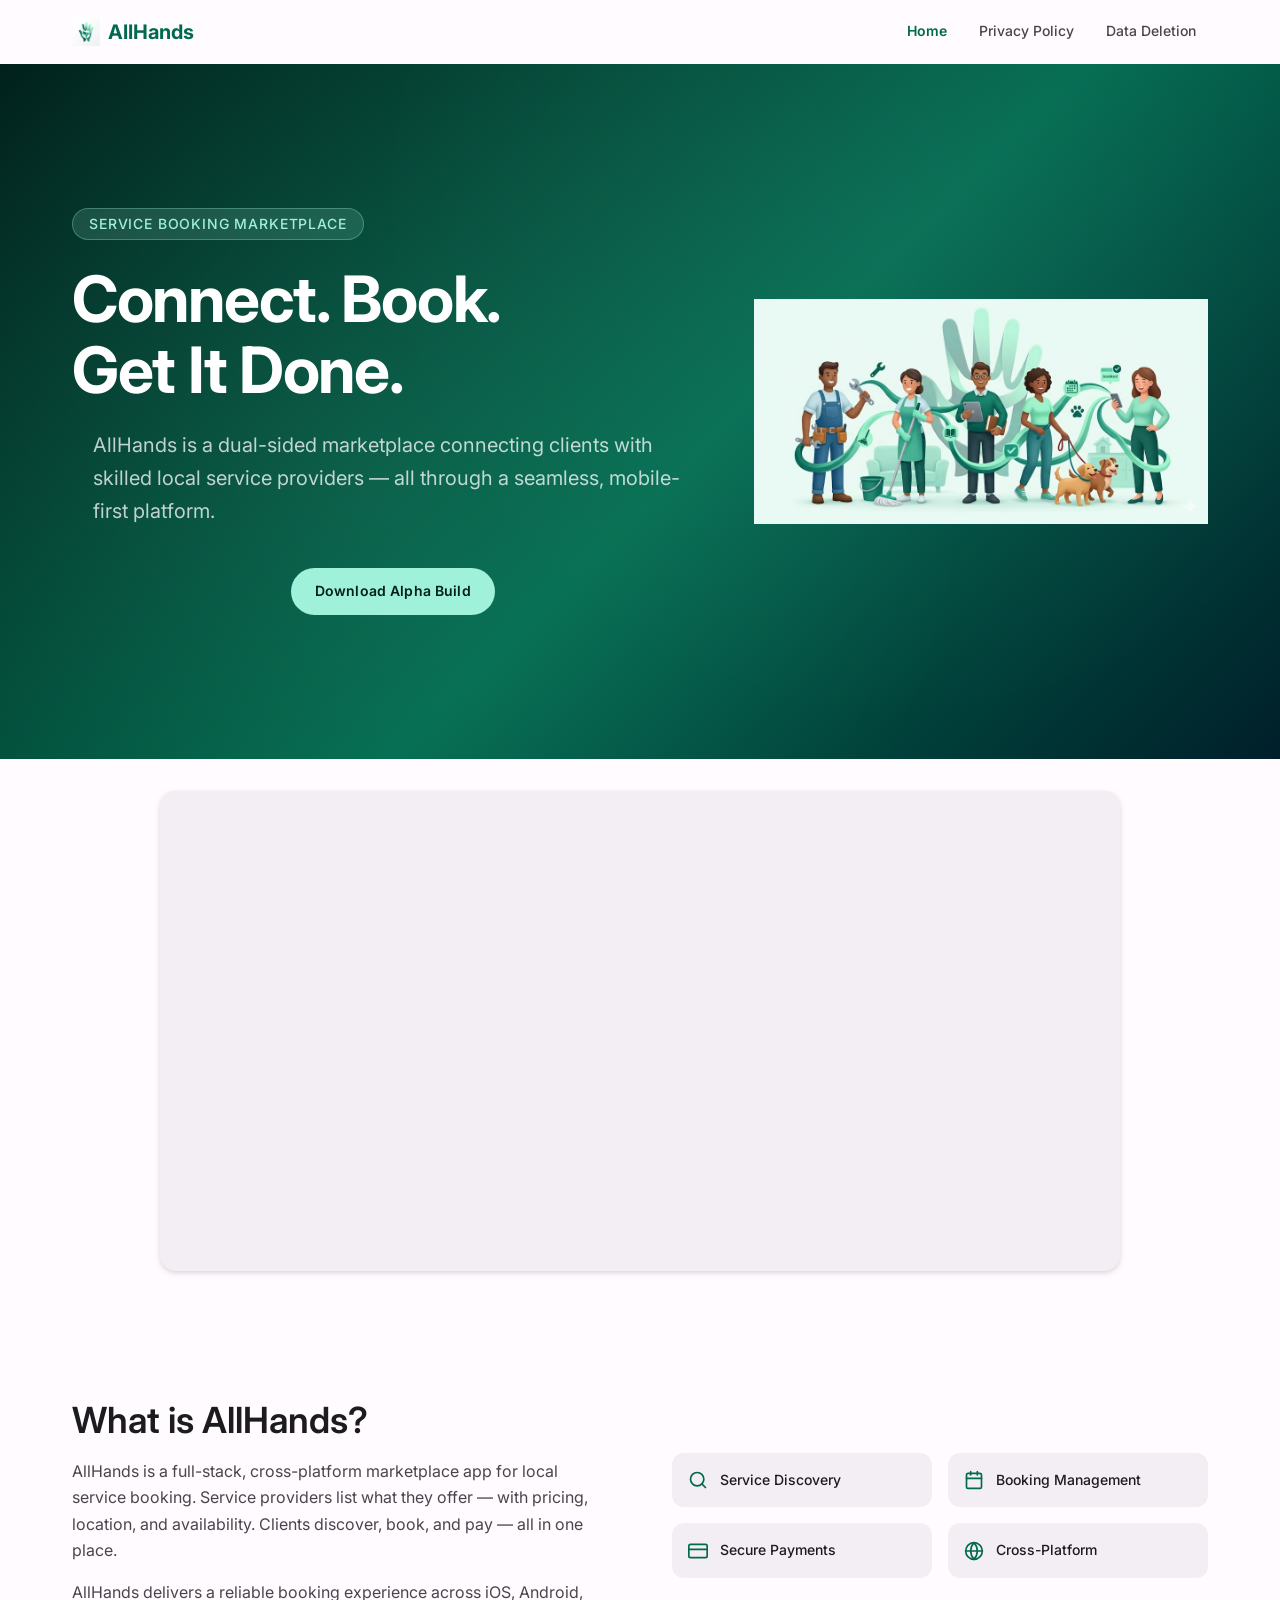
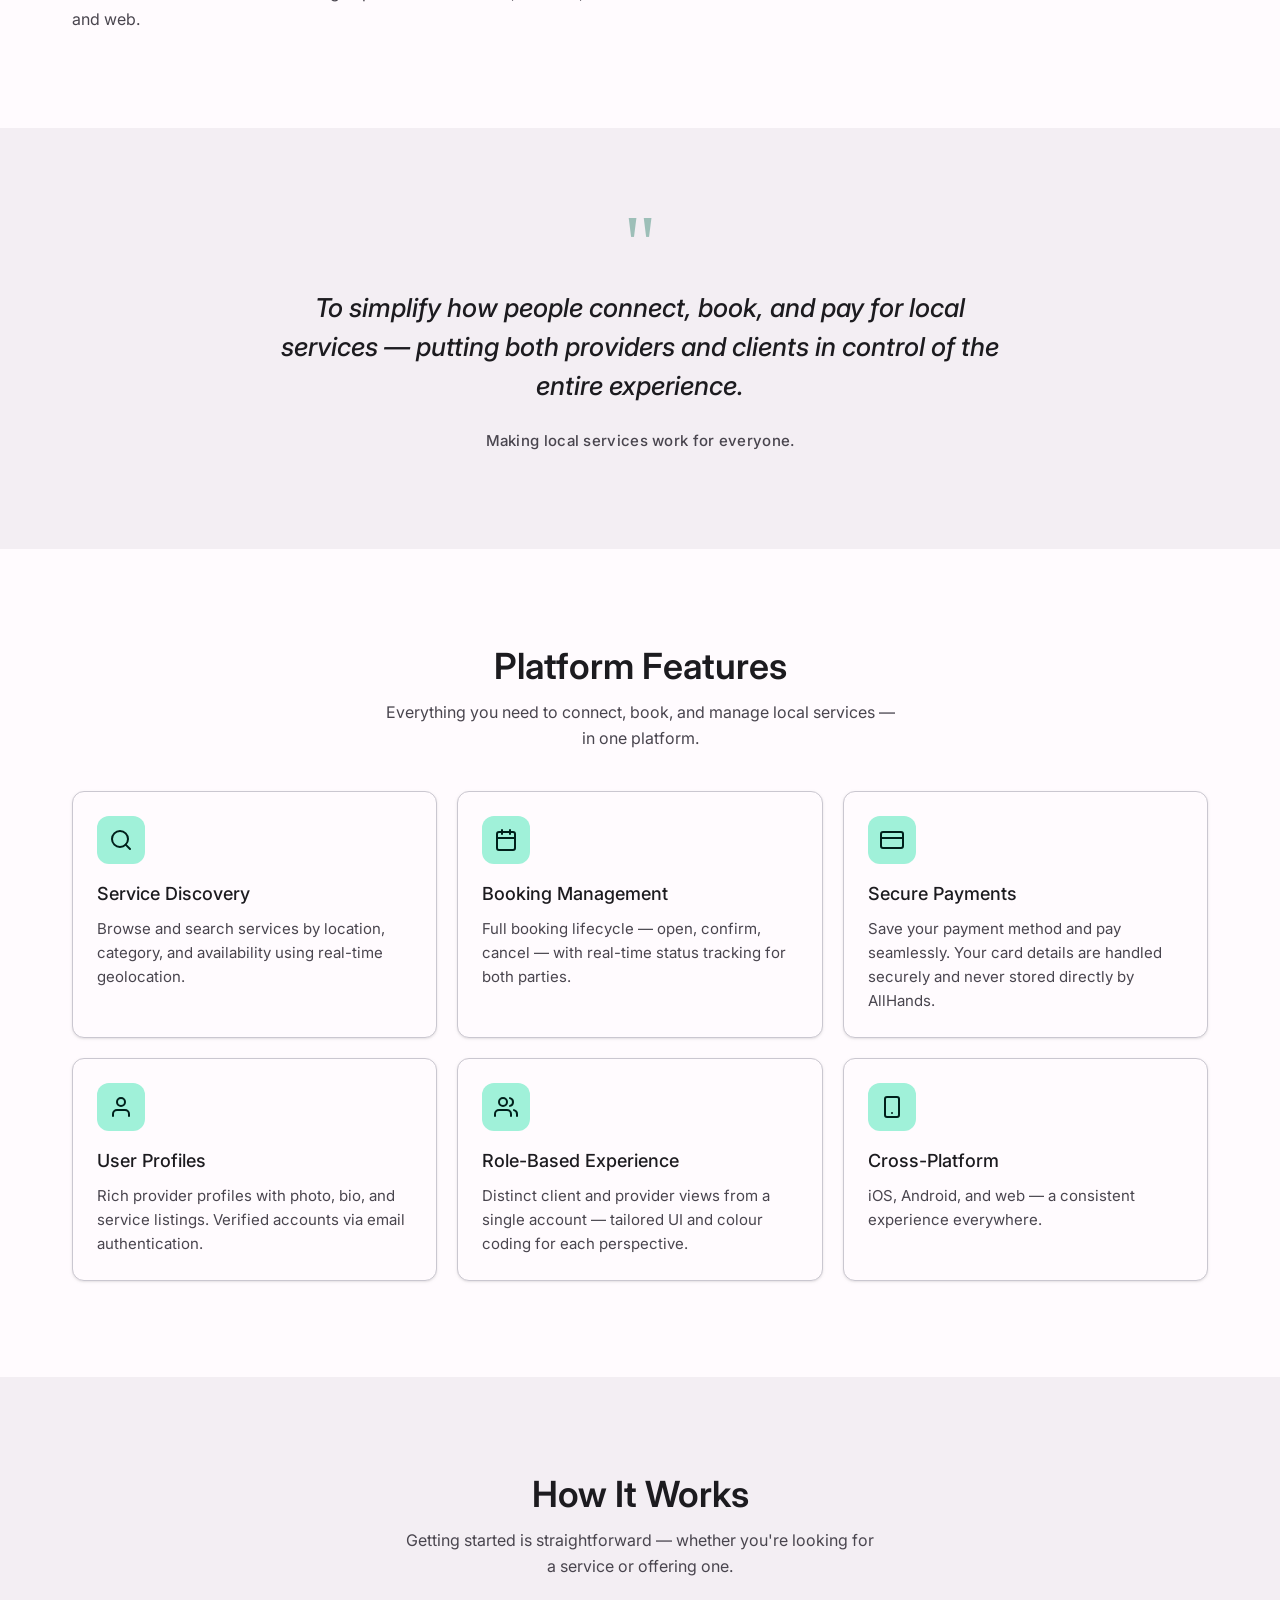
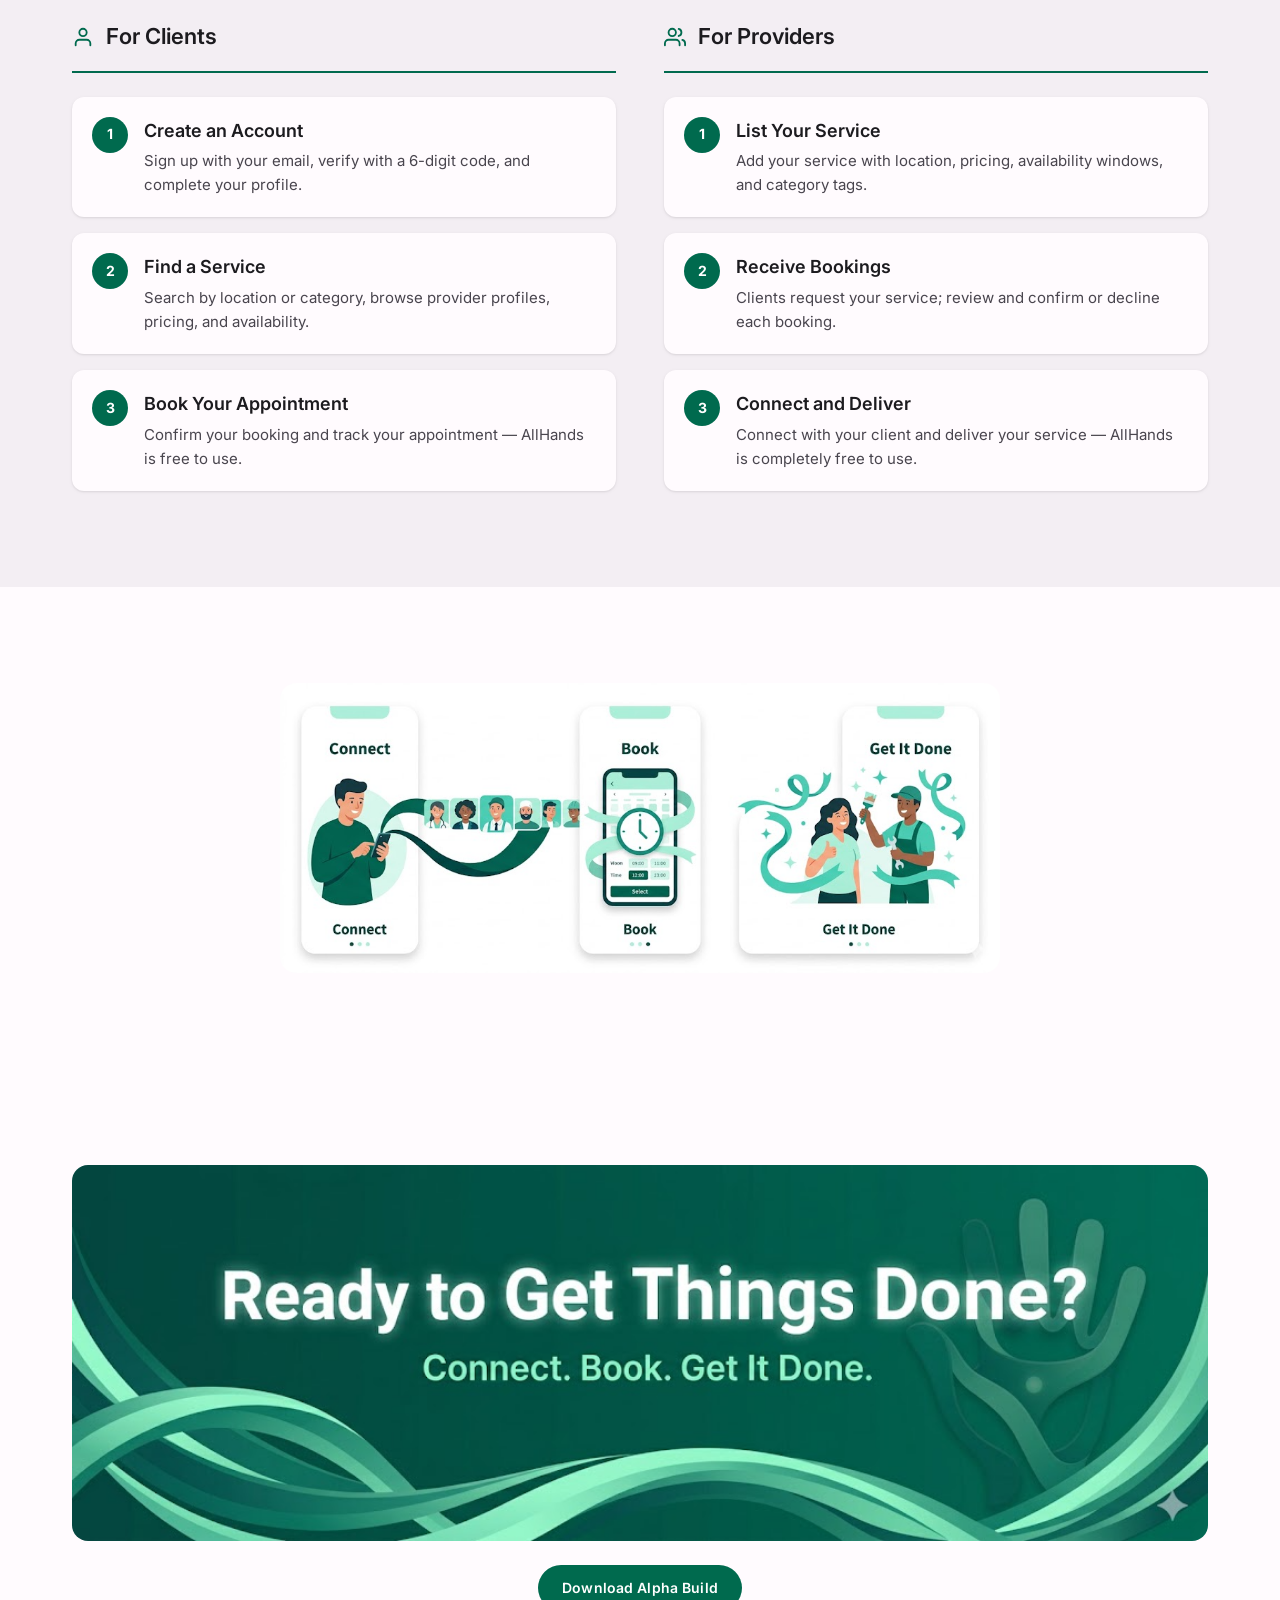
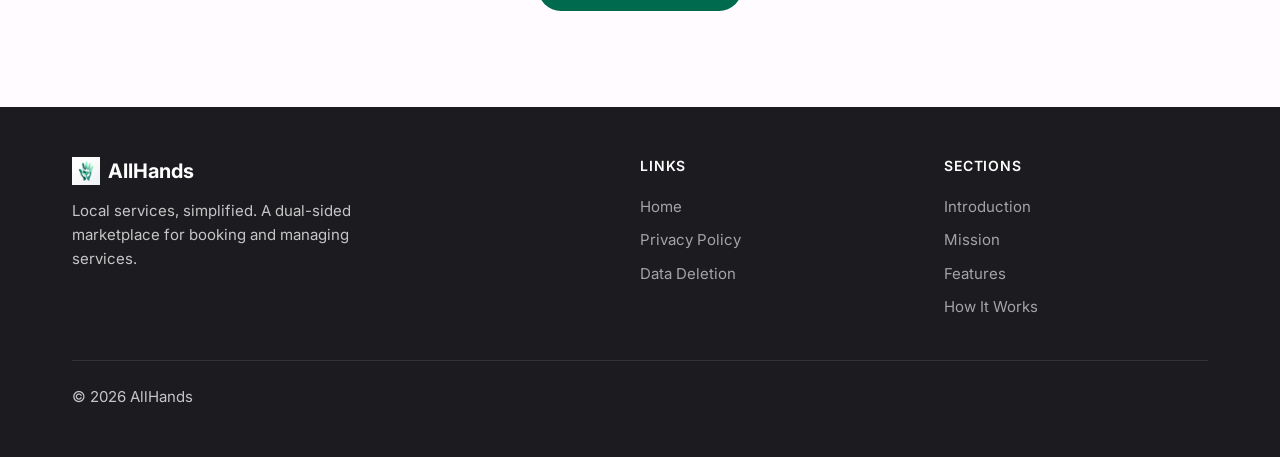
<file: index.html>
<!DOCTYPE html>
<html lang="en">
<head>
  <meta charset="UTF-8">
  <meta name="viewport" content="width=device-width, initial-scale=1.0">
  <title>AllHands — Connect. Book. Get It Done.</title>
  <meta name="description" content="AllHands is a dual-sided service booking marketplace connecting clients with skilled local service providers through a seamless, mobile-first platform.">
  <meta property="og:title" content="AllHands — Service Booking Marketplace">
  <meta property="og:description" content="Connect, book, and pay for local services through a modern mobile app.">
  <meta property="og:type" content="website">
  <link rel="preconnect" href="https://fonts.googleapis.com">
  <link rel="preconnect" href="https://fonts.gstatic.com" crossorigin>
  <link href="https://fonts.googleapis.com/css2?family=Inter:wght@400;500;600;700&display=swap" rel="stylesheet">
  <link rel="icon" href="assets/images/allhands-favicon.png" type="image/png">
  <link rel="stylesheet" href="assets/css/style.css">
</head>
<body>

  <!-- ===== Navigation ===== -->
  <header class="site-header" id="site-header">
    <div class="container nav-inner">

      <a href="index.html" class="nav-brand" aria-label="AllHands home">
        <img src="assets/images/allhands-logomark-v9.png" width="28" height="28" alt="" aria-hidden="true" class="nav-logo-img">
        AllHands
      </a>

      <nav class="nav-links" role="navigation" aria-label="Main navigation">
        <a href="index.html"         class="nav-link active">Home</a>
        <a href="privacy.html"       class="nav-link">Privacy Policy</a>
        <a href="data-deletion.html" class="nav-link">Data Deletion</a>
      </nav>

      <button class="nav-hamburger" aria-label="Open navigation menu" aria-expanded="false" aria-controls="nav-mobile">
        <span></span><span></span><span></span>
      </button>
    </div>

    <nav class="nav-mobile" id="nav-mobile" role="navigation" aria-label="Mobile navigation">
      <a href="index.html"         class="nav-link active">Home</a>
      <a href="privacy.html"       class="nav-link">Privacy Policy</a>
      <a href="data-deletion.html" class="nav-link">Data Deletion</a>
    </nav>
  </header>

  <main>

    <!-- ===== Hero ===== -->
    <section id="hero">
      <div class="container hero-content">
        <div class="hero-text">
          <span class="hero-tagline">Service Booking Marketplace</span>
          <h1 class="hero-title">Connect. Book.<br>Get It Done.</h1>
          <p class="hero-subtitle">AllHands is a dual-sided marketplace connecting clients with skilled local service providers — all through a seamless, mobile-first platform.</p>
          <div class="hero-actions">
            <a href="https://play.google.com/store/apps/details?id=com.allhands.android" class="btn btn-filled" target="_blank" rel="noopener">Download Alpha Build</a>
          </div>
        </div>
        <div class="hero-illustration-wrap">
          <img src="assets/images/allhands-hero-illustration-v9.png" alt="Service providers illustration" class="hero-illustration">
        </div>
      </div>
    </section>

    <!-- ===== Promo Video ===== -->
    <section id="promo-video">
      <div class="container">
        <div class="promo-video-wrap fade-in">
          <video class="promo-video-el"
                 src="assets/video/allhands-promo.mp4"
                 autoplay muted loop playsinline
                 preload="metadata"
                 aria-label="AllHands 8-second brand promo">
          </video>
        </div>
      </div>
    </section>

    <!-- ===== Introduction ===== -->
    <section id="introduction" class="section-pad">
      <div class="container">
        <div class="intro-grid">
          <div class="intro-text fade-in">
            <h2 class="headline-lg">What is AllHands?</h2>
            <p class="body-lg">AllHands is a full-stack, cross-platform marketplace app for local service booking. Service providers list what they offer — with pricing, location, and availability. Clients discover, book, and pay — all in one place.</p>
            <p class="body-lg">AllHands delivers a reliable booking experience across iOS, Android, and web.</p>
          </div>
          <div class="intro-icon-grid fade-in">
            <div class="intro-icon-item">
              <svg width="20" height="20" viewBox="0 0 24 24" fill="none" stroke="currentColor" stroke-width="2" stroke-linecap="round" stroke-linejoin="round" aria-hidden="true"><circle cx="11" cy="11" r="8"/><path d="m21 21-4.35-4.35"/></svg>
              Service Discovery
            </div>
            <div class="intro-icon-item">
              <svg width="20" height="20" viewBox="0 0 24 24" fill="none" stroke="currentColor" stroke-width="2" stroke-linecap="round" stroke-linejoin="round" aria-hidden="true"><rect x="3" y="4" width="18" height="18" rx="2"/><line x1="16" y1="2" x2="16" y2="6"/><line x1="8" y1="2" x2="8" y2="6"/><line x1="3" y1="10" x2="21" y2="10"/></svg>
              Booking Management
            </div>
            <div class="intro-icon-item">
              <svg width="20" height="20" viewBox="0 0 24 24" fill="none" stroke="currentColor" stroke-width="2" stroke-linecap="round" stroke-linejoin="round" aria-hidden="true"><rect x="1" y="4" width="22" height="16" rx="2"/><line x1="1" y1="10" x2="23" y2="10"/></svg>
              Secure Payments
            </div>
            <div class="intro-icon-item">
              <svg width="20" height="20" viewBox="0 0 24 24" fill="none" stroke="currentColor" stroke-width="2" stroke-linecap="round" stroke-linejoin="round" aria-hidden="true"><circle cx="12" cy="12" r="10"/><line x1="2" y1="12" x2="22" y2="12"/><path d="M12 2a15.3 15.3 0 0 1 4 10 15.3 15.3 0 0 1-4 10 15.3 15.3 0 0 1-4-10 15.3 15.3 0 0 1 4-10z"/></svg>
              Cross-Platform
            </div>
          </div>
        </div>
      </div>
    </section>

    <!-- ===== Mission ===== -->
    <section id="mission" class="section-pad">
      <div class="container">
        <div class="mission-inner fade-in">
          <span class="mission-quote-mark" aria-hidden="true">"</span>
          <p class="mission-quote">To simplify how people connect, book, and pay for local services — putting both providers and clients in control of the entire experience.</p>
          <p class="mission-sub">Making local services work for everyone.</p>
        </div>
      </div>
    </section>

    <!-- ===== Scope / Features ===== -->
    <section id="scope" class="section-pad">
      <div class="container">
        <div class="scope-header fade-in">
          <h2 class="headline-lg">Platform Features</h2>
          <p>Everything you need to connect, book, and manage local services — in one platform.</p>
        </div>
        <div class="scope-grid">
          <div class="card fade-in">
            <div class="card-icon" aria-hidden="true">
              <svg width="24" height="24" viewBox="0 0 24 24" fill="none" stroke="currentColor" stroke-width="2" stroke-linecap="round" stroke-linejoin="round"><circle cx="11" cy="11" r="8"/><path d="m21 21-4.35-4.35"/></svg>
            </div>
            <h3 class="card-title title-md">Service Discovery</h3>
            <p class="card-body body-md">Browse and search services by location, category, and availability using real-time geolocation.</p>
          </div>
          <div class="card fade-in">
            <div class="card-icon" aria-hidden="true">
              <svg width="24" height="24" viewBox="0 0 24 24" fill="none" stroke="currentColor" stroke-width="2" stroke-linecap="round" stroke-linejoin="round"><rect x="3" y="4" width="18" height="18" rx="2"/><line x1="16" y1="2" x2="16" y2="6"/><line x1="8" y1="2" x2="8" y2="6"/><line x1="3" y1="10" x2="21" y2="10"/></svg>
            </div>
            <h3 class="card-title title-md">Booking Management</h3>
            <p class="card-body body-md">Full booking lifecycle — open, confirm, cancel — with real-time status tracking for both parties.</p>
          </div>
          <div class="card fade-in">
            <div class="card-icon" aria-hidden="true">
              <svg width="24" height="24" viewBox="0 0 24 24" fill="none" stroke="currentColor" stroke-width="2" stroke-linecap="round" stroke-linejoin="round"><rect x="1" y="4" width="22" height="16" rx="2"/><line x1="1" y1="10" x2="23" y2="10"/></svg>
            </div>
            <h3 class="card-title title-md">Secure Payments</h3>
            <p class="card-body body-md">Save your payment method and pay seamlessly. Your card details are handled securely and never stored directly by AllHands.</p>
          </div>
          <div class="card fade-in">
            <div class="card-icon" aria-hidden="true">
              <svg width="24" height="24" viewBox="0 0 24 24" fill="none" stroke="currentColor" stroke-width="2" stroke-linecap="round" stroke-linejoin="round"><path d="M20 21v-2a4 4 0 0 0-4-4H8a4 4 0 0 0-4 4v2"/><circle cx="12" cy="7" r="4"/></svg>
            </div>
            <h3 class="card-title title-md">User Profiles</h3>
            <p class="card-body body-md">Rich provider profiles with photo, bio, and service listings. Verified accounts via email authentication.</p>
          </div>
          <div class="card fade-in">
            <div class="card-icon" aria-hidden="true">
              <svg width="24" height="24" viewBox="0 0 24 24" fill="none" stroke="currentColor" stroke-width="2" stroke-linecap="round" stroke-linejoin="round"><path d="M17 21v-2a4 4 0 0 0-4-4H5a4 4 0 0 0-4 4v2"/><circle cx="9" cy="7" r="4"/><path d="M23 21v-2a4 4 0 0 0-3-3.87"/><path d="M16 3.13a4 4 0 0 1 0 7.75"/></svg>
            </div>
            <h3 class="card-title title-md">Role-Based Experience</h3>
            <p class="card-body body-md">Distinct client and provider views from a single account — tailored UI and colour coding for each perspective.</p>
          </div>
          <div class="card fade-in">
            <div class="card-icon" aria-hidden="true">
              <svg width="24" height="24" viewBox="0 0 24 24" fill="none" stroke="currentColor" stroke-width="2" stroke-linecap="round" stroke-linejoin="round"><rect x="5" y="2" width="14" height="20" rx="2"/><line x1="12" y1="18" x2="12.01" y2="18"/></svg>
            </div>
            <h3 class="card-title title-md">Cross-Platform</h3>
            <p class="card-body body-md">iOS, Android, and web — a consistent experience everywhere.</p>
          </div>
        </div>
      </div>
    </section>

    <!-- ===== How It Works ===== -->
    <section id="how-it-works" class="section-pad">
      <div class="container">
        <div class="how-header fade-in">
          <h2 class="headline-lg">How It Works</h2>
          <p>Getting started is straightforward — whether you're looking for a service or offering one.</p>
        </div>
        <div class="how-cols">

          <div class="fade-in">
            <div class="how-col-title">
              <svg width="22" height="22" viewBox="0 0 24 24" fill="none" stroke="currentColor" stroke-width="2" stroke-linecap="round" stroke-linejoin="round" aria-hidden="true"><path d="M20 21v-2a4 4 0 0 0-4-4H8a4 4 0 0 0-4 4v2"/><circle cx="12" cy="7" r="4"/></svg>
              <h3 class="title-lg">For Clients</h3>
            </div>
            <div class="how-steps">
              <div class="how-step">
                <div class="how-step-num" aria-hidden="true">1</div>
                <div class="how-step-content">
                  <h4>Create an Account</h4>
                  <p>Sign up with your email, verify with a 6-digit code, and complete your profile.</p>
                </div>
              </div>
              <div class="how-step">
                <div class="how-step-num" aria-hidden="true">2</div>
                <div class="how-step-content">
                  <h4>Find a Service</h4>
                  <p>Search by location or category, browse provider profiles, pricing, and availability.</p>
                </div>
              </div>
              <div class="how-step">
                <div class="how-step-num" aria-hidden="true">3</div>
                <div class="how-step-content">
                  <h4>Book Your Appointment</h4>
                  <p>Confirm your booking and track your appointment — AllHands is free to use.</p>
                </div>
              </div>
            </div>
          </div>

          <div class="fade-in">
            <div class="how-col-title">
              <svg width="22" height="22" viewBox="0 0 24 24" fill="none" stroke="currentColor" stroke-width="2" stroke-linecap="round" stroke-linejoin="round" aria-hidden="true"><path d="M17 21v-2a4 4 0 0 0-4-4H5a4 4 0 0 0-4 4v2"/><circle cx="9" cy="7" r="4"/><path d="M23 21v-2a4 4 0 0 0-3-3.87"/><path d="M16 3.13a4 4 0 0 1 0 7.75"/></svg>
              <h3 class="title-lg">For Providers</h3>
            </div>
            <div class="how-steps">
              <div class="how-step">
                <div class="how-step-num" aria-hidden="true">1</div>
                <div class="how-step-content">
                  <h4>List Your Service</h4>
                  <p>Add your service with location, pricing, availability windows, and category tags.</p>
                </div>
              </div>
              <div class="how-step">
                <div class="how-step-num" aria-hidden="true">2</div>
                <div class="how-step-content">
                  <h4>Receive Bookings</h4>
                  <p>Clients request your service; review and confirm or decline each booking.</p>
                </div>
              </div>
              <div class="how-step">
                <div class="how-step-num" aria-hidden="true">3</div>
                <div class="how-step-content">
                  <h4>Connect and Deliver</h4>
                  <p>Connect with your client and deliver your service — AllHands is completely free to use.</p>
                </div>
              </div>
            </div>
          </div>

        </div>
      </div>
    </section>


    <!-- ===== App Preview ===== -->
    <section id="app-preview" class="section-pad">
      <div class="container">
        <img src="assets/images/allhands-onboarding-panels.png"
             alt="AllHands app onboarding: Connect, Book, and Get It Done screens"
             class="app-preview-img fade-in">
      </div>
    </section>

    <!-- ===== Download CTA ===== -->
    <section id="download-cta" class="section-pad">
      <div class="container">
        <div class="cta-banner-wrap fade-in">
          <img src="assets/images/allhands-cta-banner-v9.png"
               alt="Ready to Get Things Done? Connect. Book. Get It Done."
               class="cta-banner-img">
          <a href="https://play.google.com/store/apps/details?id=com.allhands.android"
             class="btn btn-filled cta-banner-btn" target="_blank" rel="noopener">
            Download Alpha Build
          </a>
        </div>
      </div>
    </section>

  </main>

  <!-- ===== Footer ===== -->
  <footer class="site-footer">
    <div class="container">
      <div class="footer-grid">
        <div class="footer-brand">
          <a href="index.html" class="nav-brand" aria-label="AllHands home">
            <img src="assets/images/allhands-logomark-v9.png" width="28" height="28" alt="" aria-hidden="true" class="nav-logo-img">
            AllHands
          </a>
          <p>Local services, simplified. A dual-sided marketplace for booking and managing services.</p>
        </div>
        <div class="footer-col">
          <h4>Links</h4>
          <ul>
            <li><a href="index.html">Home</a></li>
            <li><a href="privacy.html">Privacy Policy</a></li>
            <li><a href="data-deletion.html">Data Deletion</a></li>
          </ul>
        </div>
        <div class="footer-col">
          <h4>Sections</h4>
          <ul>
            <li><a href="#introduction">Introduction</a></li>
            <li><a href="#mission">Mission</a></li>
            <li><a href="#scope">Features</a></li>
            <li><a href="#how-it-works">How It Works</a></li>
          </ul>
        </div>
      </div>
      <div class="footer-bottom">
        <p>© 2026 AllHands</p>
      </div>
    </div>
  </footer>

  <script src="assets/js/main.js"></script>
</body>
</html>
</file>
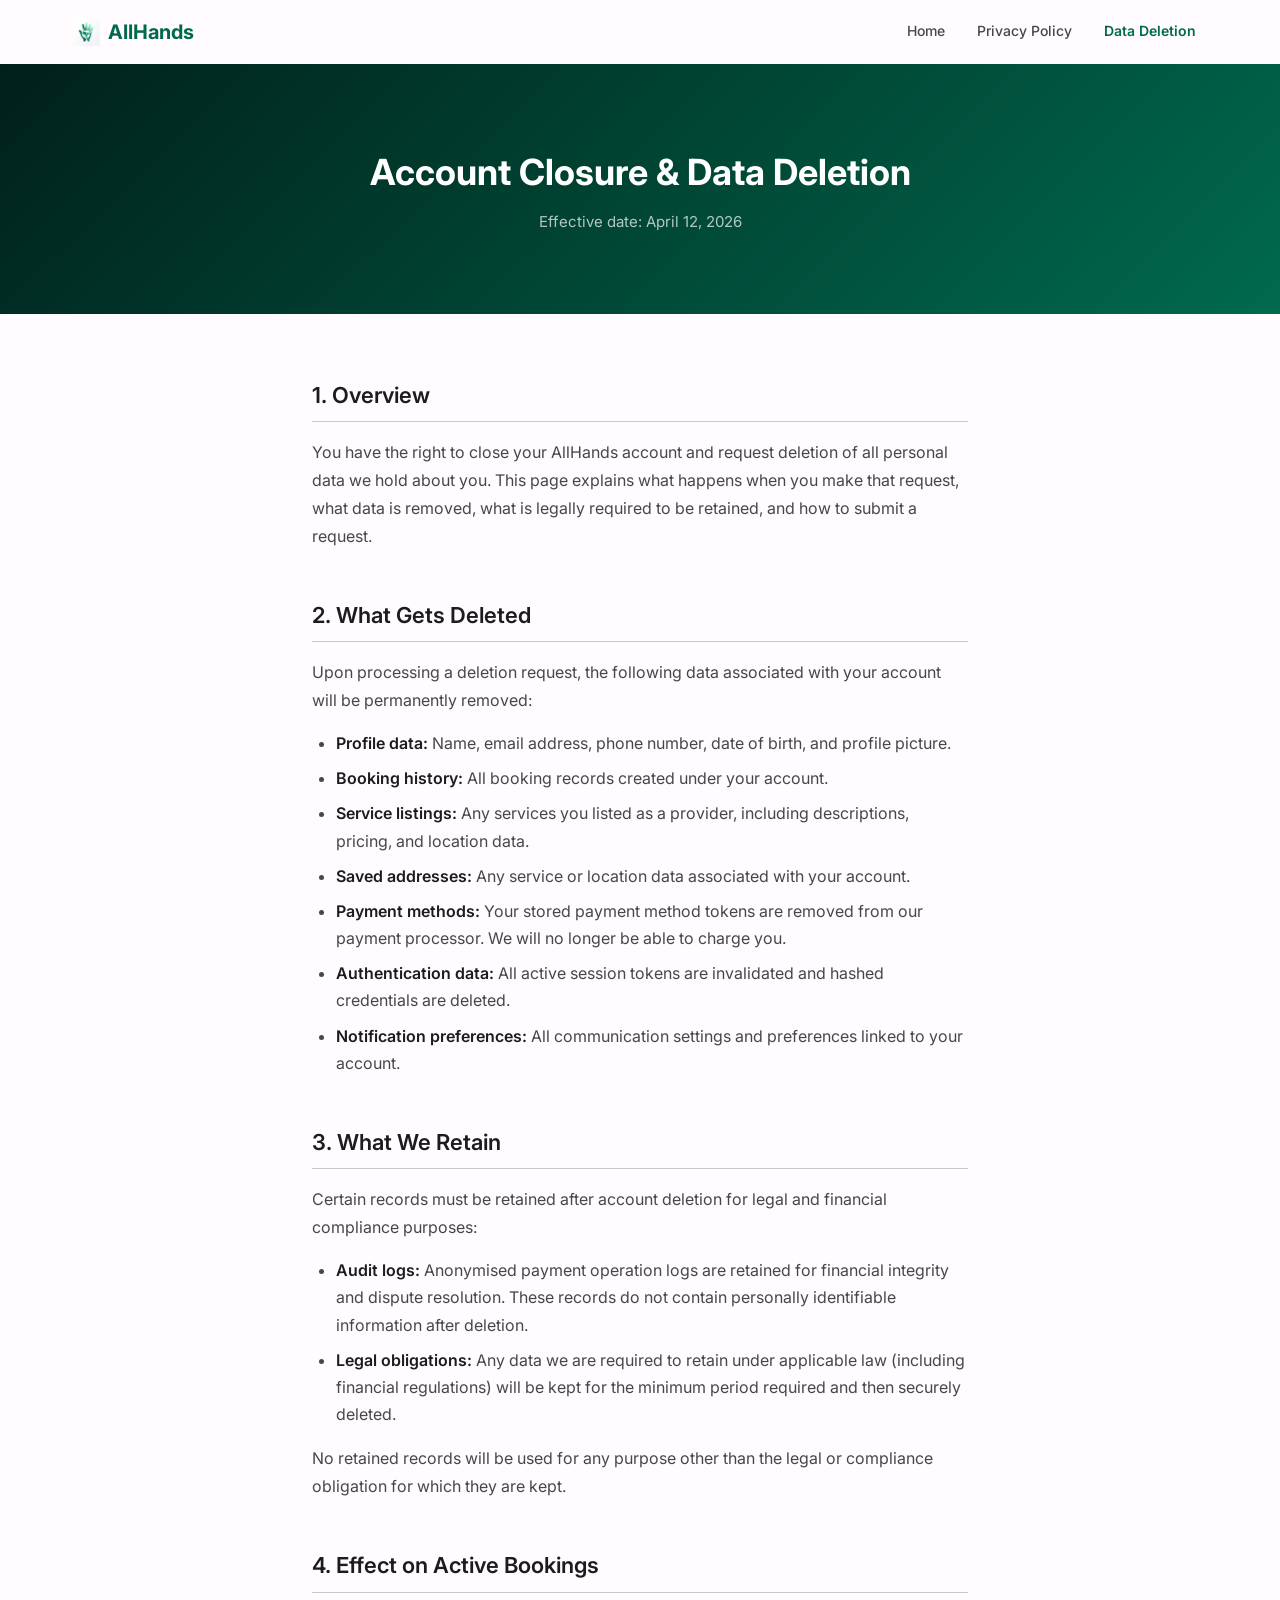
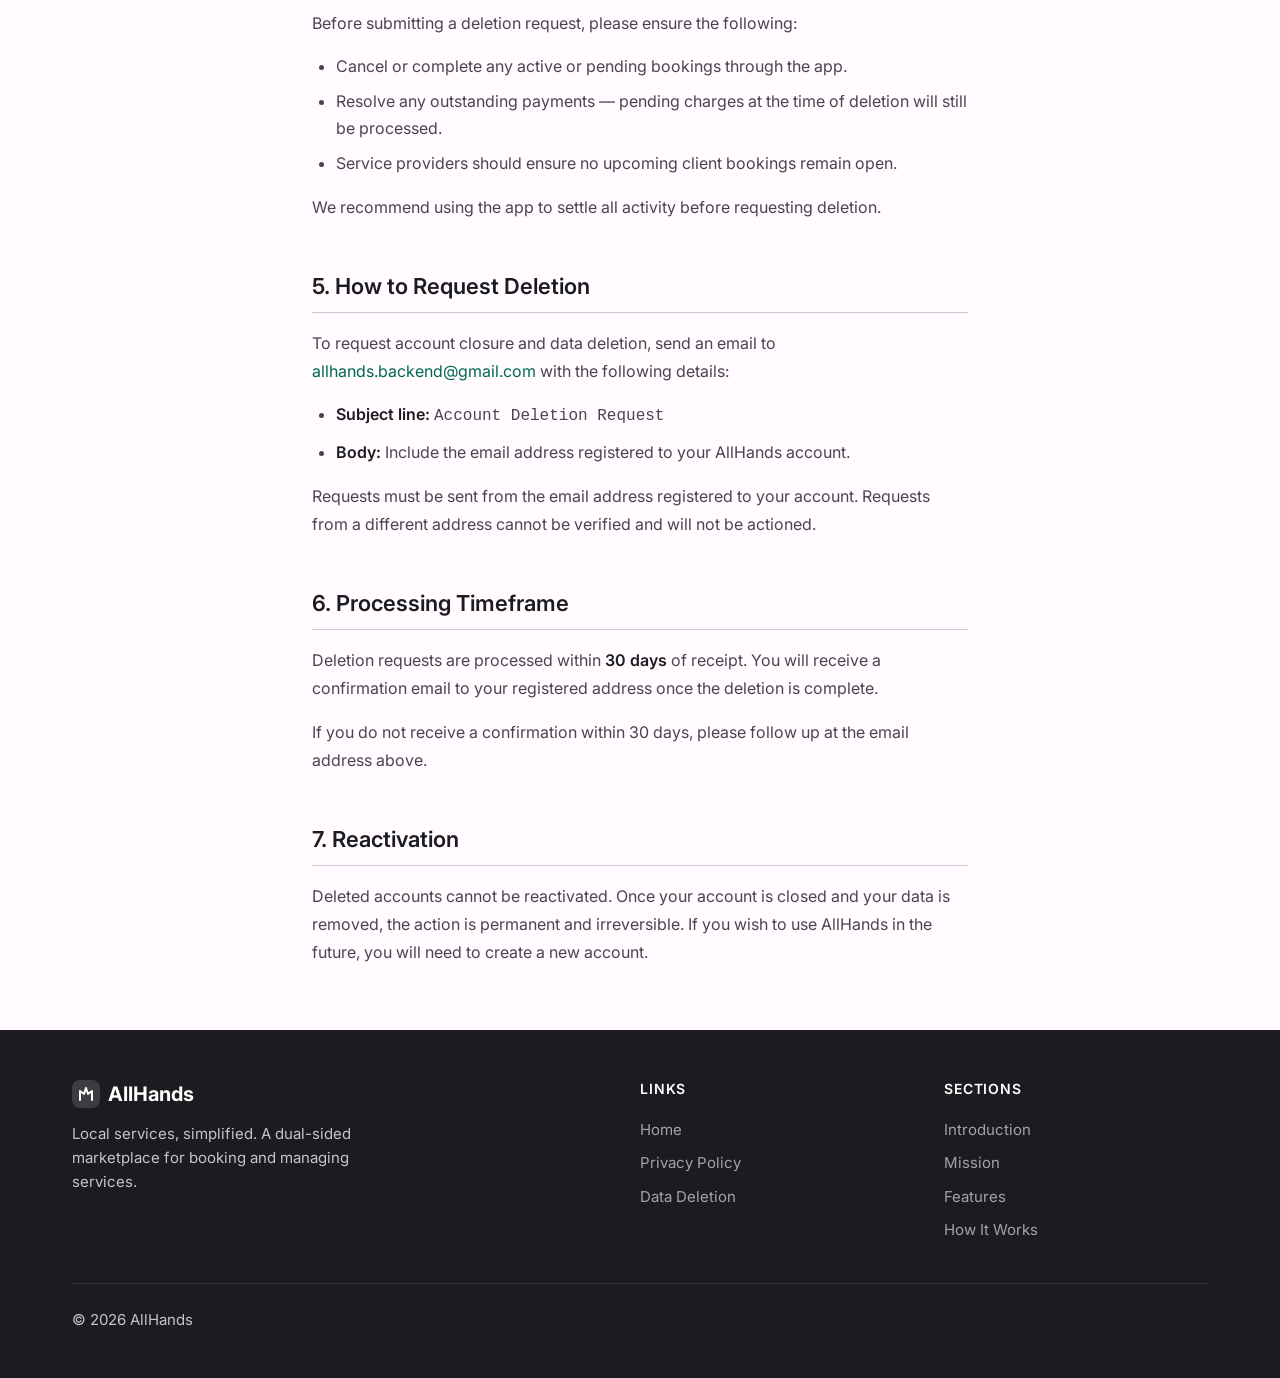
<file: data-deletion.html>
<!DOCTYPE html>
<html lang="en">
<head>
  <meta charset="UTF-8">
  <meta name="viewport" content="width=device-width, initial-scale=1.0">
  <title>Account Closure & Data Deletion — AllHands</title>
  <meta name="description" content="How to request account closure and deletion of your personal data from AllHands.">
  <link rel="preconnect" href="https://fonts.googleapis.com">
  <link rel="preconnect" href="https://fonts.gstatic.com" crossorigin>
  <link href="https://fonts.googleapis.com/css2?family=Inter:wght@400;500;600;700&display=swap" rel="stylesheet">
  <link rel="icon" href="assets/images/allhands-favicon.png" type="image/png">
  <link rel="stylesheet" href="assets/css/style.css">
</head>
<body>

  <!-- ===== Navigation ===== -->
  <header class="site-header" id="site-header">
    <div class="container nav-inner">

      <a href="index.html" class="nav-brand" aria-label="AllHands home">
        <img src="assets/images/allhands-logomark-v9.png" width="28" height="28" alt="" aria-hidden="true" class="nav-logo-img">
        AllHands
      </a>

      <nav class="nav-links" role="navigation" aria-label="Main navigation">
        <a href="index.html"        class="nav-link">Home</a>
        <a href="privacy.html"      class="nav-link">Privacy Policy</a>
        <a href="data-deletion.html" class="nav-link active">Data Deletion</a>
      </nav>

      <button class="nav-hamburger" aria-label="Open navigation menu" aria-expanded="false" aria-controls="nav-mobile">
        <span></span><span></span><span></span>
      </button>
    </div>

    <nav class="nav-mobile" id="nav-mobile" role="navigation" aria-label="Mobile navigation">
      <a href="index.html"        class="nav-link">Home</a>
      <a href="privacy.html"      class="nav-link">Privacy Policy</a>
      <a href="data-deletion.html" class="nav-link active">Data Deletion</a>
    </nav>
  </header>

  <main>

    <!-- ===== Page Hero ===== -->
    <div class="page-hero">
      <div class="container">
        <h1>Account Closure &amp; Data Deletion</h1>
        <p>Effective date: <time datetime="2026-04-12">April 12, 2026</time></p>
      </div>
    </div>

    <!-- ===== Policy Content ===== -->
    <div class="prose-container">

      <h2 class="fade-in">1. Overview</h2>
      <p>You have the right to close your AllHands account and request deletion of all personal data we hold about you. This page explains what happens when you make that request, what data is removed, what is legally required to be retained, and how to submit a request.</p>

      <h2 class="fade-in">2. What Gets Deleted</h2>
      <p>Upon processing a deletion request, the following data associated with your account will be permanently removed:</p>
      <ul>
        <li><strong>Profile data:</strong> Name, email address, phone number, date of birth, and profile picture.</li>
        <li><strong>Booking history:</strong> All booking records created under your account.</li>
        <li><strong>Service listings:</strong> Any services you listed as a provider, including descriptions, pricing, and location data.</li>
        <li><strong>Saved addresses:</strong> Any service or location data associated with your account.</li>
        <li><strong>Payment methods:</strong> Your stored payment method tokens are removed from our payment processor. We will no longer be able to charge you.</li>
        <li><strong>Authentication data:</strong> All active session tokens are invalidated and hashed credentials are deleted.</li>
        <li><strong>Notification preferences:</strong> All communication settings and preferences linked to your account.</li>
      </ul>

      <h2 class="fade-in">3. What We Retain</h2>
      <p>Certain records must be retained after account deletion for legal and financial compliance purposes:</p>
      <ul>
        <li><strong>Audit logs:</strong> Anonymised payment operation logs are retained for financial integrity and dispute resolution. These records do not contain personally identifiable information after deletion.</li>
        <li><strong>Legal obligations:</strong> Any data we are required to retain under applicable law (including financial regulations) will be kept for the minimum period required and then securely deleted.</li>
      </ul>
      <p>No retained records will be used for any purpose other than the legal or compliance obligation for which they are kept.</p>

      <h2 class="fade-in">4. Effect on Active Bookings</h2>
      <p>Before submitting a deletion request, please ensure the following:</p>
      <ul>
        <li>Cancel or complete any active or pending bookings through the app.</li>
        <li>Resolve any outstanding payments — pending charges at the time of deletion will still be processed.</li>
        <li>Service providers should ensure no upcoming client bookings remain open.</li>
      </ul>
      <p>We recommend using the app to settle all activity before requesting deletion.</p>

      <h2 class="fade-in">5. How to Request Deletion</h2>
      <p>To request account closure and data deletion, send an email to <a href="mailto:allhands.backend@gmail.com">allhands.backend@gmail.com</a> with the following details:</p>
      <ul>
        <li><strong>Subject line:</strong> <code>Account Deletion Request</code></li>
        <li><strong>Body:</strong> Include the email address registered to your AllHands account.</li>
      </ul>
      <p>Requests must be sent from the email address registered to your account. Requests from a different address cannot be verified and will not be actioned.</p>

      <h2 class="fade-in">6. Processing Timeframe</h2>
      <p>Deletion requests are processed within <strong>30 days</strong> of receipt. You will receive a confirmation email to your registered address once the deletion is complete.</p>
      <p>If you do not receive a confirmation within 30 days, please follow up at the email address above.</p>

      <h2 class="fade-in">7. Reactivation</h2>
      <p>Deleted accounts cannot be reactivated. Once your account is closed and your data is removed, the action is permanent and irreversible. If you wish to use AllHands in the future, you will need to create a new account.</p>

    </div>
  </main>

  <!-- ===== Footer ===== -->
  <footer class="site-footer">
    <div class="container">
      <div class="footer-grid">
        <div class="footer-brand">
          <a href="index.html" class="nav-brand" aria-label="AllHands home">
            <svg width="28" height="28" viewBox="0 0 28 28" fill="none" aria-hidden="true">
              <rect width="28" height="28" rx="8" fill="currentColor" opacity="0.15"/>
              <path d="M8 20V11l4 3 2-6 2 6 4-3v9" stroke="currentColor" stroke-width="2" stroke-linecap="round" stroke-linejoin="round" fill="none"/>
            </svg>
            AllHands
          </a>
          <p>Local services, simplified. A dual-sided marketplace for booking and managing services.</p>
        </div>
        <div class="footer-col">
          <h4>Links</h4>
          <ul>
            <li><a href="index.html">Home</a></li>
            <li><a href="privacy.html">Privacy Policy</a></li>
            <li><a href="data-deletion.html">Data Deletion</a></li>
          </ul>
        </div>
        <div class="footer-col">
          <h4>Sections</h4>
          <ul>
            <li><a href="index.html#introduction">Introduction</a></li>
            <li><a href="index.html#mission">Mission</a></li>
            <li><a href="index.html#scope">Features</a></li>
            <li><a href="index.html#how-it-works">How It Works</a></li>
          </ul>
        </div>
      </div>
      <div class="footer-bottom">
        <p>© 2026 AllHands</p>
      </div>
    </div>
  </footer>

  <script src="assets/js/main.js"></script>
</body>
</html>
</file>
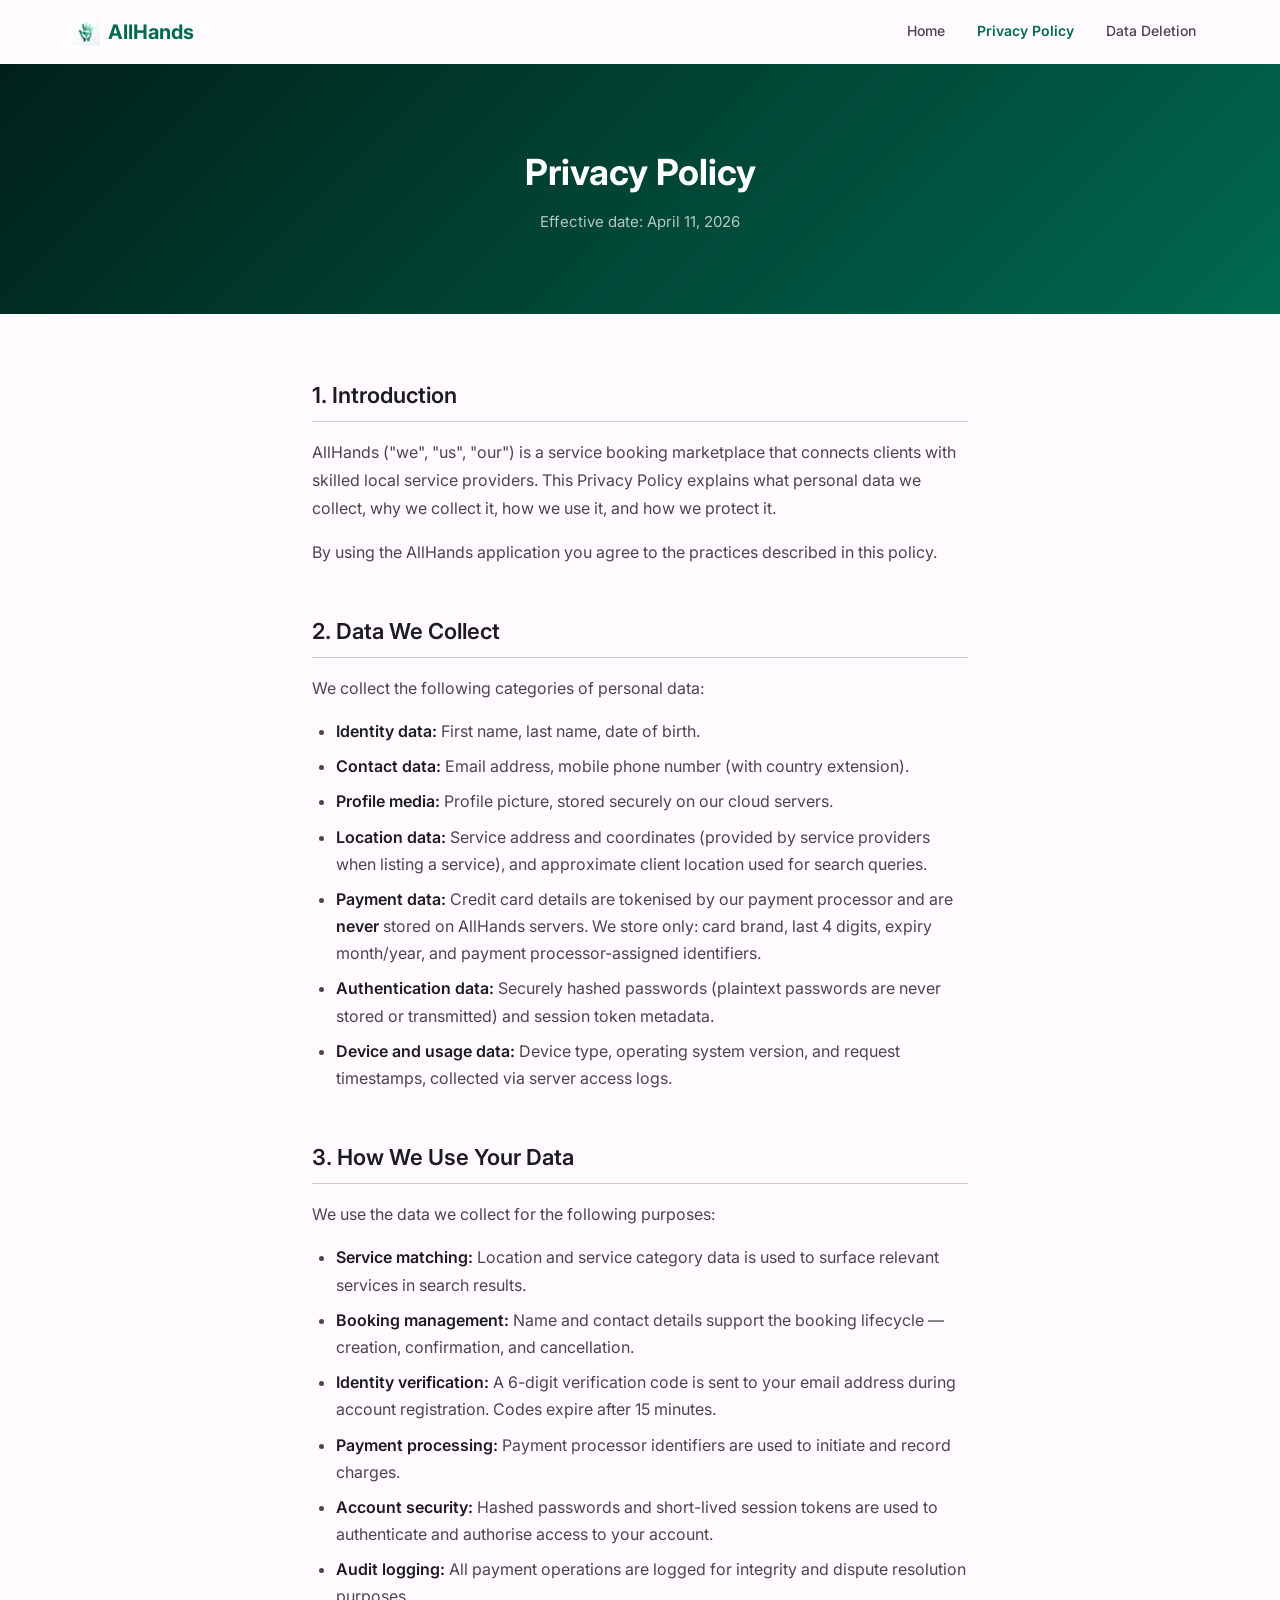
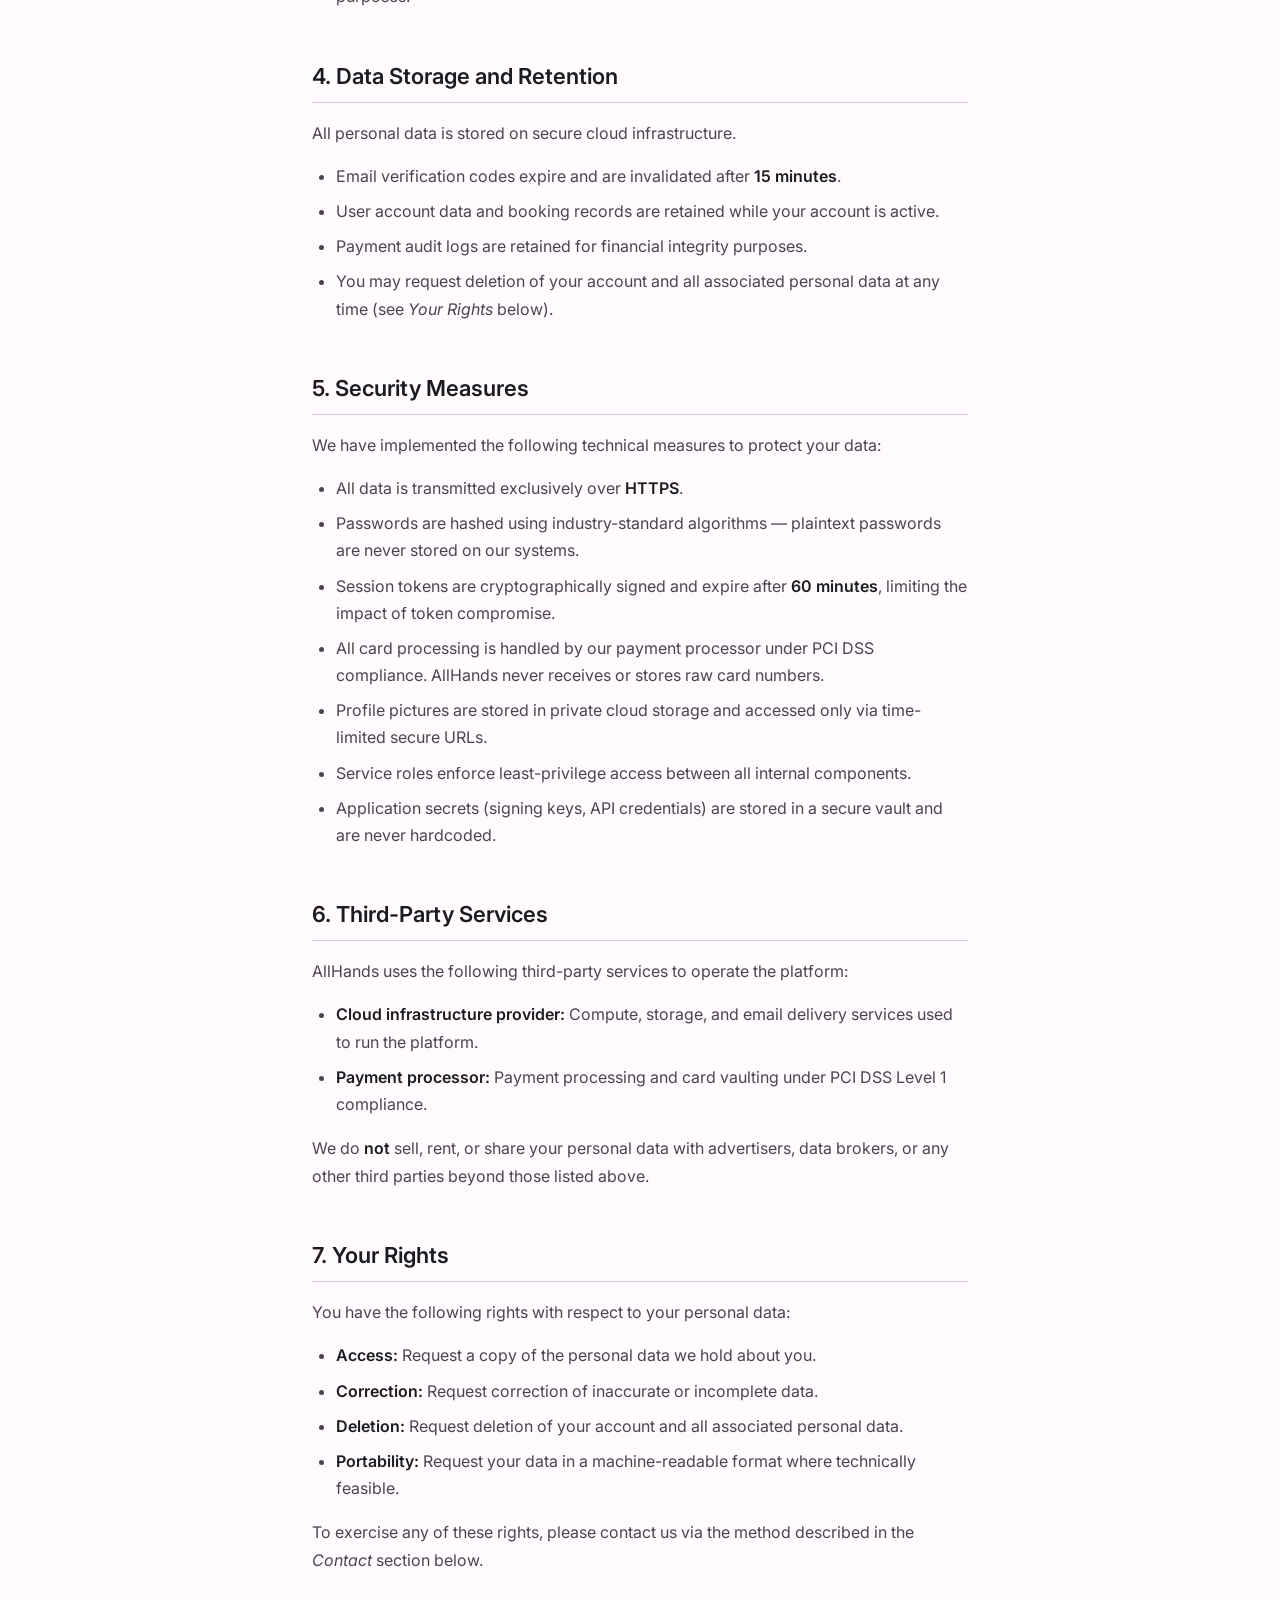
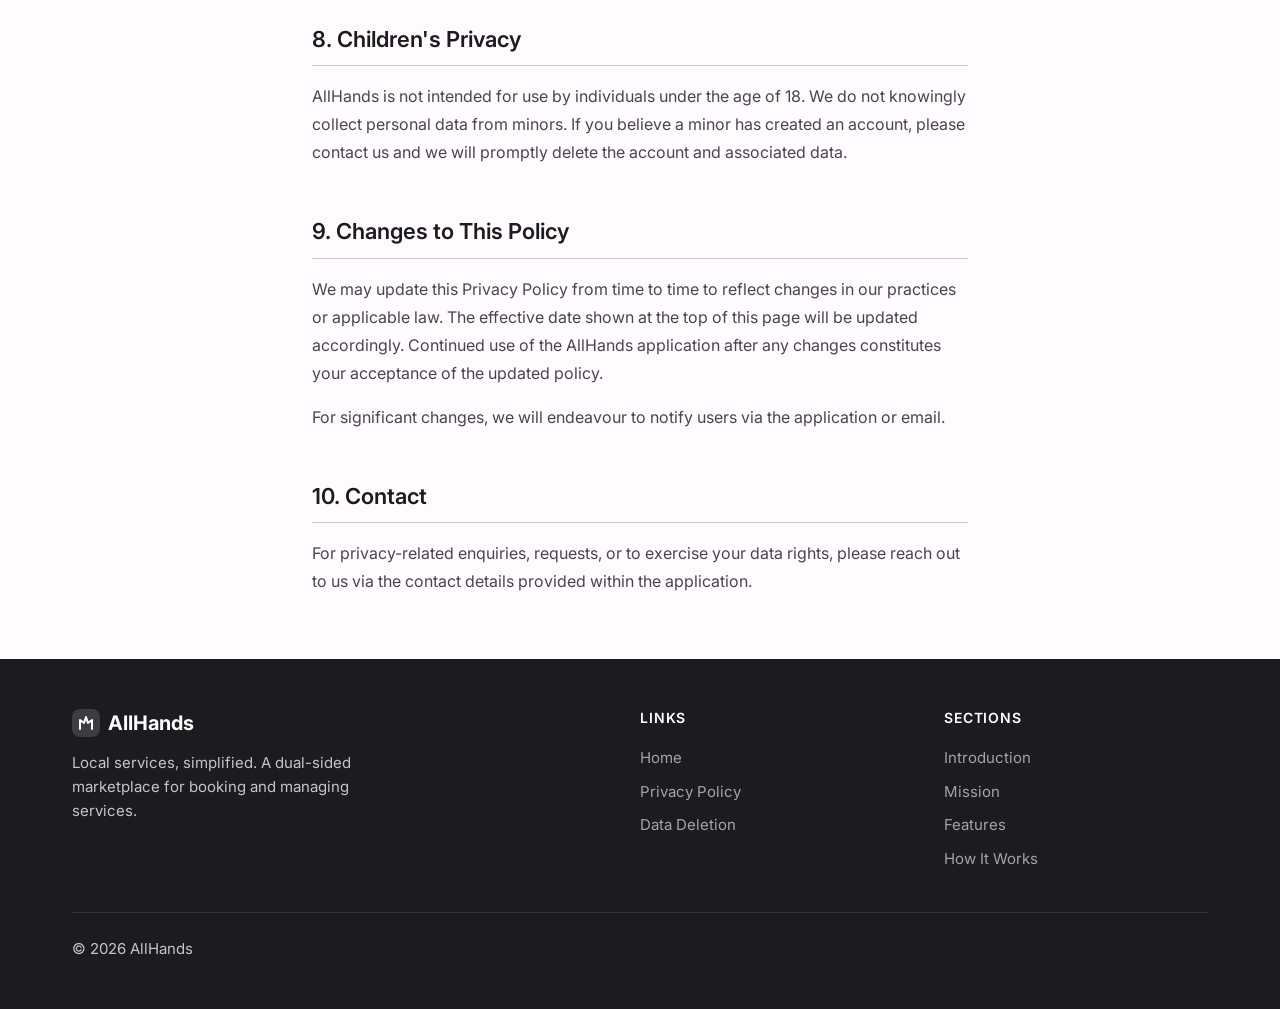
<file: privacy.html>
<!DOCTYPE html>
<html lang="en">
<head>
  <meta charset="UTF-8">
  <meta name="viewport" content="width=device-width, initial-scale=1.0">
  <title>Privacy Policy — AllHands</title>
  <meta name="description" content="AllHands Privacy Policy — how we collect, use, and protect your personal data.">
  <link rel="preconnect" href="https://fonts.googleapis.com">
  <link rel="preconnect" href="https://fonts.gstatic.com" crossorigin>
  <link href="https://fonts.googleapis.com/css2?family=Inter:wght@400;500;600;700&display=swap" rel="stylesheet">
  <link rel="icon" href="assets/images/allhands-favicon.png" type="image/png">
  <link rel="stylesheet" href="assets/css/style.css">
</head>
<body>

  <!-- ===== Navigation ===== -->
  <header class="site-header" id="site-header">
    <div class="container nav-inner">

      <a href="index.html" class="nav-brand" aria-label="AllHands home">
        <img src="assets/images/allhands-logomark-v9.png" width="28" height="28" alt="" aria-hidden="true" class="nav-logo-img">
        AllHands
      </a>

      <nav class="nav-links" role="navigation" aria-label="Main navigation">
        <a href="index.html"         class="nav-link">Home</a>
        <a href="privacy.html"       class="nav-link active">Privacy Policy</a>
        <a href="data-deletion.html" class="nav-link">Data Deletion</a>
      </nav>

      <button class="nav-hamburger" aria-label="Open navigation menu" aria-expanded="false" aria-controls="nav-mobile">
        <span></span><span></span><span></span>
      </button>
    </div>

    <nav class="nav-mobile" id="nav-mobile" role="navigation" aria-label="Mobile navigation">
      <a href="index.html"         class="nav-link">Home</a>
      <a href="privacy.html"       class="nav-link active">Privacy Policy</a>
      <a href="data-deletion.html" class="nav-link">Data Deletion</a>
    </nav>
  </header>

  <main>

    <!-- ===== Page Hero ===== -->
    <div class="page-hero">
      <div class="container">
        <h1>Privacy Policy</h1>
        <p>Effective date: <time datetime="2026-04-11">April 11, 2026</time></p>
      </div>
    </div>

    <!-- ===== Policy Content ===== -->
    <div class="prose-container">

      <h2>1. Introduction</h2>
      <p>AllHands ("we", "us", "our") is a service booking marketplace that connects clients with skilled local service providers. This Privacy Policy explains what personal data we collect, why we collect it, how we use it, and how we protect it.</p>
      <p>By using the AllHands application you agree to the practices described in this policy.</p>

      <h2>2. Data We Collect</h2>
      <p>We collect the following categories of personal data:</p>
      <ul>
        <li><strong>Identity data:</strong> First name, last name, date of birth.</li>
        <li><strong>Contact data:</strong> Email address, mobile phone number (with country extension).</li>
        <li><strong>Profile media:</strong> Profile picture, stored securely on our cloud servers.</li>
        <li><strong>Location data:</strong> Service address and coordinates (provided by service providers when listing a service), and approximate client location used for search queries.</li>
        <li><strong>Payment data:</strong> Credit card details are tokenised by our payment processor and are <strong>never</strong> stored on AllHands servers. We store only: card brand, last 4 digits, expiry month/year, and payment processor-assigned identifiers.</li>
        <li><strong>Authentication data:</strong> Securely hashed passwords (plaintext passwords are never stored or transmitted) and session token metadata.</li>
        <li><strong>Device and usage data:</strong> Device type, operating system version, and request timestamps, collected via server access logs.</li>
      </ul>

      <h2>3. How We Use Your Data</h2>
      <p>We use the data we collect for the following purposes:</p>
      <ul>
        <li><strong>Service matching:</strong> Location and service category data is used to surface relevant services in search results.</li>
        <li><strong>Booking management:</strong> Name and contact details support the booking lifecycle — creation, confirmation, and cancellation.</li>
        <li><strong>Identity verification:</strong> A 6-digit verification code is sent to your email address during account registration. Codes expire after 15 minutes.</li>
        <li><strong>Payment processing:</strong> Payment processor identifiers are used to initiate and record charges.</li>
        <li><strong>Account security:</strong> Hashed passwords and short-lived session tokens are used to authenticate and authorise access to your account.</li>
        <li><strong>Audit logging:</strong> All payment operations are logged for integrity and dispute resolution purposes.</li>
      </ul>

      <h2>4. Data Storage and Retention</h2>
      <p>All personal data is stored on secure cloud infrastructure.</p>
      <ul>
        <li>Email verification codes expire and are invalidated after <strong>15 minutes</strong>.</li>
        <li>User account data and booking records are retained while your account is active.</li>
        <li>Payment audit logs are retained for financial integrity purposes.</li>
        <li>You may request deletion of your account and all associated personal data at any time (see <em>Your Rights</em> below).</li>
      </ul>

      <h2>5. Security Measures</h2>
      <p>We have implemented the following technical measures to protect your data:</p>
      <ul>
        <li>All data is transmitted exclusively over <strong>HTTPS</strong>.</li>
        <li>Passwords are hashed using industry-standard algorithms — plaintext passwords are never stored on our systems.</li>
        <li>Session tokens are cryptographically signed and expire after <strong>60 minutes</strong>, limiting the impact of token compromise.</li>
        <li>All card processing is handled by our payment processor under PCI DSS compliance. AllHands never receives or stores raw card numbers.</li>
        <li>Profile pictures are stored in private cloud storage and accessed only via time-limited secure URLs.</li>
        <li>Service roles enforce least-privilege access between all internal components.</li>
        <li>Application secrets (signing keys, API credentials) are stored in a secure vault and are never hardcoded.</li>
      </ul>

      <h2>6. Third-Party Services</h2>
      <p>AllHands uses the following third-party services to operate the platform:</p>
      <ul>
        <li><strong>Cloud infrastructure provider:</strong> Compute, storage, and email delivery services used to run the platform.</li>
        <li><strong>Payment processor:</strong> Payment processing and card vaulting under PCI DSS Level 1 compliance.</li>
      </ul>
      <p>We do <strong>not</strong> sell, rent, or share your personal data with advertisers, data brokers, or any other third parties beyond those listed above.</p>

      <h2>7. Your Rights</h2>
      <p>You have the following rights with respect to your personal data:</p>
      <ul>
        <li><strong>Access:</strong> Request a copy of the personal data we hold about you.</li>
        <li><strong>Correction:</strong> Request correction of inaccurate or incomplete data.</li>
        <li><strong>Deletion:</strong> Request deletion of your account and all associated personal data.</li>
        <li><strong>Portability:</strong> Request your data in a machine-readable format where technically feasible.</li>
      </ul>
      <p>To exercise any of these rights, please contact us via the method described in the <em>Contact</em> section below.</p>

      <h2>8. Children's Privacy</h2>
      <p>AllHands is not intended for use by individuals under the age of 18. We do not knowingly collect personal data from minors. If you believe a minor has created an account, please contact us and we will promptly delete the account and associated data.</p>

      <h2>9. Changes to This Policy</h2>
      <p>We may update this Privacy Policy from time to time to reflect changes in our practices or applicable law. The effective date shown at the top of this page will be updated accordingly. Continued use of the AllHands application after any changes constitutes your acceptance of the updated policy.</p>
      <p>For significant changes, we will endeavour to notify users via the application or email.</p>

      <h2>10. Contact</h2>
      <p>For privacy-related enquiries, requests, or to exercise your data rights, please reach out to us via the contact details provided within the application.</p>

    </div>
  </main>

  <!-- ===== Footer ===== -->
  <footer class="site-footer">
    <div class="container">
      <div class="footer-grid">
        <div class="footer-brand">
          <a href="index.html" class="nav-brand" aria-label="AllHands home">
            <svg width="28" height="28" viewBox="0 0 28 28" fill="none" aria-hidden="true">
              <rect width="28" height="28" rx="8" fill="currentColor" opacity="0.15"/>
              <path d="M8 20V11l4 3 2-6 2 6 4-3v9" stroke="currentColor" stroke-width="2" stroke-linecap="round" stroke-linejoin="round" fill="none"/>
            </svg>
            AllHands
          </a>
          <p>Local services, simplified. A dual-sided marketplace for booking and managing services.</p>
        </div>
        <div class="footer-col">
          <h4>Links</h4>
          <ul>
            <li><a href="index.html">Home</a></li>
            <li><a href="privacy.html">Privacy Policy</a></li>
            <li><a href="data-deletion.html">Data Deletion</a></li>
          </ul>
        </div>
        <div class="footer-col">
          <h4>Sections</h4>
          <ul>
            <li><a href="index.html#introduction">Introduction</a></li>
            <li><a href="index.html#mission">Mission</a></li>
            <li><a href="index.html#scope">Features</a></li>
            <li><a href="index.html#how-it-works">How It Works</a></li>
          </ul>
        </div>
      </div>
      <div class="footer-bottom">
        <p>© 2026 AllHands</p>
      </div>
    </div>
  </footer>

  <script src="assets/js/main.js"></script>
</body>
</html>
</file>
<file: assets/css/style.css>
/* =========================================================
   AllHands Website — style.css
   M3-inspired design system, pure CSS, no frameworks
   ========================================================= */

/* === 1. Design Tokens ====================================== */
:root {
  /* Primary color roles (M3 Forest Green — matches app) */
  --color-primary: #006A4E;
  --color-on-primary: #FFFFFF;
  --color-primary-container: #A0F1D9;
  --color-on-primary-container: #00201B;

  /* Secondary color roles */
  --color-secondary: #3F6B62;
  --color-on-secondary: #FFFFFF;
  --color-secondary-container: #C1F7E9;
  --color-on-secondary-container: #001F1B;

  /* Tertiary color roles (Blue-grey) */
  --color-tertiary: #456D7E;
  --color-on-tertiary: #FFFFFF;
  --color-tertiary-container: #C9E8FB;
  --color-on-tertiary-container: #001F2A;

  /* Error */
  --color-error: #B3261E;

  /* Surface roles */
  --color-surface: #FFFBFE;
  --color-surface-variant: #F3EEF3;
  --color-on-surface: #1C1B1F;
  --color-on-surface-variant: #49454E;
  --color-outline: #79747E;
  --color-outline-variant: #CAC7D0;
  --color-background: #FFFBFE;

  /* Typography */
  --font-sans: 'Inter', system-ui, -apple-system, BlinkMacSystemFont, 'Segoe UI', sans-serif;
  --font-size-display: clamp(2.5rem, 5vw, 4rem);
  --font-size-headline-lg: clamp(1.75rem, 3vw, 2.25rem);
  --font-size-headline-md: clamp(1.375rem, 2.5vw, 1.75rem);
  --font-size-title-lg: 1.375rem;
  --font-size-title-md: 1.125rem;
  --font-size-body-lg: 1rem;
  --font-size-body-md: 0.9375rem;
  --font-size-label-lg: 0.875rem;

  /* Spacing (4dp grid) */
  --space-1: 0.25rem;
  --space-2: 0.5rem;
  --space-3: 0.75rem;
  --space-4: 1rem;
  --space-5: 1.25rem;
  --space-6: 1.5rem;
  --space-8: 2rem;
  --space-10: 2.5rem;
  --space-12: 3rem;
  --space-16: 4rem;
  --space-20: 5rem;

  /* Elevation shadows */
  --elevation-1: 0 1px 2px rgba(0,0,0,0.07), 0 1px 4px rgba(0,0,0,0.05);
  --elevation-2: 0 2px 4px rgba(0,0,0,0.09), 0 2px 8px rgba(0,0,0,0.07);
  --elevation-3: 0 4px 8px rgba(0,0,0,0.10), 0 4px 16px rgba(0,0,0,0.08);

  /* Shape (M3 border radii) */
  --radius-xs:   4px;
  --radius-sm:   8px;
  --radius-md:   12px;
  --radius-lg:   16px;
  --radius-xl:   28px;
  --radius-full: 9999px;

  /* Transitions */
  --transition-std:   200ms cubic-bezier(0.2, 0, 0, 1);
  --transition-enter: 300ms cubic-bezier(0, 0, 0, 1);

  /* Layout */
  --content-max-width: 1200px;
  --content-padding:   clamp(1rem, 5vw, 2rem);
  --nav-height:        64px;
  --section-y:         clamp(3rem, 8vw, 6rem);
}

/* === 2. Reset & Base ======================================= */
*, *::before, *::after { box-sizing: border-box; margin: 0; padding: 0; }

html {
  scroll-behavior: smooth;
  -webkit-text-size-adjust: 100%;
}

body {
  font-family: var(--font-sans);
  font-size: var(--font-size-body-lg);
  line-height: 1.6;
  color: var(--color-on-surface);
  background-color: var(--color-background);
}

img, svg { display: block; max-width: 100%; }
a { color: var(--color-primary); text-decoration: none; }
a:hover { text-decoration: underline; }
ul { list-style: none; }

section[id] { scroll-margin-top: var(--nav-height); }

/* === 3. Layout ============================================= */
.container {
  width: 100%;
  max-width: var(--content-max-width);
  margin-inline: auto;
  padding-inline: var(--content-padding);
}

.section-pad {
  padding-block: var(--section-y);
}

/* === 4. Typography ========================================= */
.display     { font-size: var(--font-size-display);     font-weight: 700; line-height: 1.1; letter-spacing: -0.02em; }
.headline-lg { font-size: var(--font-size-headline-lg); font-weight: 600; line-height: 1.2; }
.headline-md { font-size: var(--font-size-headline-md); font-weight: 600; line-height: 1.25; }
.title-lg    { font-size: var(--font-size-title-lg);    font-weight: 600; }
.title-md    { font-size: var(--font-size-title-md);    font-weight: 500; }
.body-lg     { font-size: var(--font-size-body-lg);     line-height: 1.65; }
.body-md     { font-size: var(--font-size-body-md);     line-height: 1.6; }
.label-lg    { font-size: var(--font-size-label-lg);    font-weight: 500; letter-spacing: 0.01em; }

.text-center { text-align: center; }
.text-muted  { color: var(--color-on-surface-variant); }

/* === 5. Navigation ========================================= */
.site-header {
  position: sticky;
  top: 0;
  z-index: 100;
  height: var(--nav-height);
  background-color: var(--color-surface);
  border-bottom: 1px solid transparent;
  transition: border-color var(--transition-std), box-shadow var(--transition-std);
}

.site-header.scrolled {
  border-bottom-color: var(--color-outline-variant);
  box-shadow: var(--elevation-1);
}

.nav-inner {
  display: flex;
  align-items: center;
  justify-content: space-between;
  height: 100%;
}

.nav-brand {
  display: flex;
  align-items: center;
  gap: var(--space-2);
  font-size: 1.25rem;
  font-weight: 700;
  color: var(--color-primary);
  text-decoration: none;
}

.nav-brand:hover { text-decoration: none; }
.nav-brand svg { flex-shrink: 0; }

.nav-links {
  display: flex;
  align-items: center;
  gap: var(--space-2);
}

.nav-link {
  padding: var(--space-2) var(--space-3);
  border-radius: var(--radius-sm);
  color: var(--color-on-surface-variant);
  font-size: var(--font-size-label-lg);
  font-weight: 500;
  transition: background-color var(--transition-std), color var(--transition-std);
}

.nav-link:hover {
  background-color: color-mix(in srgb, var(--color-primary) 8%, transparent);
  color: var(--color-primary);
  text-decoration: none;
}

.nav-link.active { color: var(--color-primary); font-weight: 600; }

.nav-github {
  display: flex;
  align-items: center;
  gap: var(--space-2);
  padding: var(--space-2) var(--space-4);
  background-color: color-mix(in srgb, var(--color-primary) 10%, transparent);
  border-radius: var(--radius-full);
  color: var(--color-primary);
  font-size: var(--font-size-label-lg);
  font-weight: 600;
  transition: background-color var(--transition-std);
}

.nav-github:hover {
  background-color: color-mix(in srgb, var(--color-primary) 18%, transparent);
  text-decoration: none;
}

/* Hamburger */
.nav-hamburger {
  display: none;
  flex-direction: column;
  justify-content: center;
  align-items: center;
  gap: 5px;
  width: 40px;
  height: 40px;
  background: none;
  border: none;
  border-radius: var(--radius-sm);
  cursor: pointer;
  padding: var(--space-2);
}

.nav-hamburger span {
  display: block;
  width: 22px;
  height: 2px;
  background-color: var(--color-on-surface);
  border-radius: 2px;
  transition: transform var(--transition-std), opacity var(--transition-std);
}

/* Mobile nav */
.nav-mobile {
  display: none;
  position: fixed;
  top: var(--nav-height);
  left: 0;
  right: 0;
  background-color: var(--color-surface);
  border-bottom: 1px solid var(--color-outline-variant);
  box-shadow: var(--elevation-2);
  padding: var(--space-3) var(--content-padding) var(--space-4);
  flex-direction: column;
  gap: var(--space-1);
  z-index: 99;
}

.site-header.nav-open .nav-mobile { display: flex; }

.site-header.nav-open .nav-hamburger span:nth-child(1) { transform: translateY(7px) rotate(45deg); }
.site-header.nav-open .nav-hamburger span:nth-child(2) { opacity: 0; }
.site-header.nav-open .nav-hamburger span:nth-child(3) { transform: translateY(-7px) rotate(-45deg); }

.nav-mobile .nav-link {
  padding: var(--space-3) var(--space-4);
  border-radius: var(--radius-sm);
  color: var(--color-on-surface);
  font-size: 1rem;
}

.nav-mobile .nav-github {
  margin-top: var(--space-2);
  justify-content: center;
}

/* === 6. Buttons ============================================ */
.btn {
  display: inline-flex;
  align-items: center;
  justify-content: center;
  gap: var(--space-2);
  padding: 0.75rem 1.5rem;
  border-radius: var(--radius-xl);
  font-family: var(--font-sans);
  font-size: var(--font-size-label-lg);
  font-weight: 600;
  letter-spacing: 0.01em;
  cursor: pointer;
  transition: box-shadow var(--transition-std), background-color var(--transition-std), color var(--transition-std);
  text-decoration: none;
  border: none;
  white-space: nowrap;
}

.btn-filled {
  background-color: var(--color-primary);
  color: var(--color-on-primary);
}

.btn-filled:hover {
  box-shadow: var(--elevation-2);
  background-color: color-mix(in srgb, var(--color-primary) 88%, black);
  text-decoration: none;
  color: var(--color-on-primary);
}

.btn-outlined {
  background-color: transparent;
  color: var(--color-primary);
  border: 1.5px solid var(--color-outline);
}

.btn-outlined:hover {
  background-color: color-mix(in srgb, var(--color-primary) 8%, transparent);
  border-color: var(--color-primary);
  text-decoration: none;
  color: var(--color-primary);
}

/* === 7. Cards ============================================== */
.card {
  background-color: var(--color-surface);
  border: 1px solid var(--color-outline-variant);
  border-radius: var(--radius-md);
  padding: var(--space-6);
  box-shadow: var(--elevation-1);
  transition: box-shadow var(--transition-std), transform var(--transition-std);
}

.card:hover {
  box-shadow: var(--elevation-2);
  transform: translateY(-2px);
}

.card-icon {
  width: 48px;
  height: 48px;
  border-radius: var(--radius-md);
  background-color: var(--color-primary-container);
  color: var(--color-on-primary-container);
  display: flex;
  align-items: center;
  justify-content: center;
  margin-bottom: var(--space-4);
  flex-shrink: 0;
}

.card-title { margin-bottom: var(--space-2); }
.card-body  { color: var(--color-on-surface-variant); }

/* === 8. Hero =============================================== */
#hero {
  background: linear-gradient(135deg, #00201B 0%, #006A4E 55%, #001F2A 100%);
  color: var(--color-on-primary);
  padding-block: clamp(5rem, 12vw, 9rem);
  text-align: center;
  position: relative;
  overflow: hidden;
}

#hero::before {
  content: '';
  position: absolute;
  inset: 0;
  background-image:
    radial-gradient(circle at 30% 60%, rgba(160,241,217,0.08) 0%, transparent 60%),
    radial-gradient(circle at 70% 20%, rgba(201,232,251,0.06) 0%, transparent 50%);
  pointer-events: none;
}

.hero-content {
  position: relative;
  z-index: 1;
  display: flex;
  align-items: center;
  gap: var(--space-10);
}

.hero-text { flex: 1 1 0; text-align: left; }

.hero-illustration-wrap {
  flex: 0 0 auto;
  width: clamp(280px, 40%, 520px);
}

.hero-illustration {
  width: 100%;
  height: auto;
  display: block;
}

.hero-tagline {
  display: inline-block;
  padding: var(--space-1) var(--space-4);
  background-color: rgba(160,241,217,0.15);
  border: 1px solid rgba(160,241,217,0.3);
  border-radius: var(--radius-full);
  font-size: var(--font-size-label-lg);
  font-weight: 500;
  letter-spacing: 0.06em;
  text-transform: uppercase;
  color: var(--color-primary-container);
  margin-bottom: var(--space-6);
}

.hero-title {
  font-size: var(--font-size-display);
  font-weight: 700;
  line-height: 1.1;
  letter-spacing: -0.02em;
  margin-bottom: var(--space-6);
  color: #ffffff;
}

.hero-subtitle {
  font-size: clamp(1rem, 2vw, 1.25rem);
  color: rgba(255,255,255,0.75);
  max-width: 600px;
  margin-inline: auto;
  margin-bottom: var(--space-10);
  line-height: 1.65;
}

.hero-actions {
  display: flex;
  align-items: center;
  justify-content: center;
  gap: var(--space-4);
  flex-wrap: wrap;
}

.hero-actions .btn-filled {
  background-color: var(--color-primary-container);
  color: var(--color-on-primary-container);
}

.hero-actions .btn-filled:hover {
  background-color: color-mix(in srgb, var(--color-primary-container) 88%, white);
}

.hero-actions .btn-outlined {
  border-color: rgba(255,255,255,0.4);
  color: rgba(255,255,255,0.9);
}

.hero-actions .btn-outlined:hover {
  background-color: rgba(255,255,255,0.1);
  border-color: rgba(255,255,255,0.7);
  color: #ffffff;
}

/* === 9. Introduction ======================================= */
#introduction { background-color: var(--color-surface); }

.intro-grid {
  display: grid;
  grid-template-columns: 1fr 1fr;
  gap: var(--space-16);
  align-items: center;
}

.intro-text h2  { margin-bottom: var(--space-4); }
.intro-text p   { color: var(--color-on-surface-variant); margin-bottom: var(--space-4); }
.intro-text p:last-child { margin-bottom: 0; }

.intro-icon-grid {
  display: grid;
  grid-template-columns: 1fr 1fr;
  gap: var(--space-4);
}

.intro-icon-item {
  display: flex;
  align-items: center;
  gap: var(--space-3);
  padding: var(--space-4);
  background-color: var(--color-surface-variant);
  border-radius: var(--radius-md);
  font-size: var(--font-size-label-lg);
  font-weight: 500;
  color: var(--color-on-surface);
}

.intro-icon-item svg {
  width: 20px;
  height: 20px;
  color: var(--color-primary);
  flex-shrink: 0;
}

/* === 10. Mission =========================================== */
#mission { background-color: var(--color-surface-variant); }

.mission-inner {
  max-width: 740px;
  margin-inline: auto;
  text-align: center;
}

.mission-quote-mark {
  font-size: 5rem;
  line-height: 0.5;
  color: var(--color-primary);
  font-family: Georgia, serif;
  margin-bottom: var(--space-6);
  display: block;
  opacity: 0.35;
}

.mission-quote {
  font-size: clamp(1.25rem, 2.5vw, 1.625rem);
  font-weight: 500;
  line-height: 1.5;
  color: var(--color-on-surface);
  font-style: italic;
  margin-bottom: var(--space-6);
}

.mission-sub {
  font-size: var(--font-size-body-md);
  color: var(--color-on-surface-variant);
  font-weight: 500;
  letter-spacing: 0.02em;
}

/* === 11. Scope ============================================= */
#scope { background-color: var(--color-surface); }

.scope-header {
  text-align: center;
  margin-bottom: var(--space-10);
}

.scope-header p {
  color: var(--color-on-surface-variant);
  margin-top: var(--space-3);
  max-width: 520px;
  margin-inline: auto;
}

.scope-grid {
  display: grid;
  grid-template-columns: repeat(3, 1fr);
  gap: var(--space-5);
}

/* === 12. How It Works ====================================== */
#how-it-works { background-color: var(--color-surface-variant); }

.how-header {
  text-align: center;
  margin-bottom: var(--space-10);
}

.how-header p {
  color: var(--color-on-surface-variant);
  margin-top: var(--space-3);
  max-width: 480px;
  margin-inline: auto;
}

.how-cols {
  display: grid;
  grid-template-columns: 1fr 1fr;
  gap: var(--space-12);
}

.how-col-title {
  display: flex;
  align-items: center;
  gap: var(--space-3);
  margin-bottom: var(--space-6);
  padding-bottom: var(--space-4);
  border-bottom: 2px solid var(--color-primary);
}

.how-col-title svg { color: var(--color-primary); }

.how-steps { display: flex; flex-direction: column; gap: var(--space-4); }

.how-step {
  display: flex;
  gap: var(--space-4);
  background-color: var(--color-surface);
  border-radius: var(--radius-md);
  padding: var(--space-5);
  box-shadow: var(--elevation-1);
}

.how-step-num {
  width: 36px;
  height: 36px;
  border-radius: var(--radius-full);
  background-color: var(--color-primary);
  color: var(--color-on-primary);
  display: flex;
  align-items: center;
  justify-content: center;
  font-weight: 700;
  font-size: 0.875rem;
  flex-shrink: 0;
}

.how-step-content h4 { font-size: var(--font-size-title-md); font-weight: 600; margin-bottom: var(--space-1); }
.how-step-content p  { font-size: var(--font-size-body-md); color: var(--color-on-surface-variant); }

/* === 13. Tech Stack ======================================== */
#tech-stack { background-color: var(--color-surface); }

.tech-header {
  text-align: center;
  margin-bottom: var(--space-10);
}

.tech-header p {
  color: var(--color-on-surface-variant);
  margin-top: var(--space-3);
}

.tech-grid {
  display: grid;
  grid-template-columns: repeat(4, 1fr);
  gap: var(--space-5);
}

.tech-card { text-align: center; }

.tech-card .card-icon {
  margin-inline: auto;
  background-color: var(--color-tertiary-container);
  color: var(--color-on-tertiary-container);
}

/* === 14. Prose Page (privacy.html) ========================= */
.page-hero {
  background: linear-gradient(135deg, #00201B 0%, #006A4E 100%);
  color: var(--color-on-primary);
  padding-block: clamp(3rem, 8vw, 5rem);
  text-align: center;
}

.page-hero h1 {
  font-size: var(--font-size-headline-lg);
  font-weight: 700;
  color: #ffffff;
  margin-bottom: var(--space-2);
}

.page-hero p {
  color: rgba(255,255,255,0.7);
  font-size: var(--font-size-body-md);
}

.prose-container {
  max-width: 720px;
  margin-inline: auto;
  padding: var(--space-16) var(--content-padding);
}

.prose-container h2 {
  font-size: var(--font-size-title-lg);
  font-weight: 600;
  color: var(--color-on-surface);
  margin-top: var(--space-12);
  margin-bottom: var(--space-4);
  padding-bottom: var(--space-2);
  border-bottom: 1px solid var(--color-outline-variant);
}

.prose-container h2:first-child { margin-top: 0; }

.prose-container p {
  font-size: var(--font-size-body-lg);
  line-height: 1.75;
  color: var(--color-on-surface-variant);
  margin-bottom: var(--space-4);
}

.prose-container p:last-child { margin-bottom: 0; }

.prose-container ul {
  list-style: disc;
  padding-left: var(--space-6);
  margin-bottom: var(--space-4);
}

.prose-container li {
  font-size: var(--font-size-body-lg);
  line-height: 1.7;
  color: var(--color-on-surface-variant);
  margin-bottom: var(--space-2);
}

.prose-container strong { color: var(--color-on-surface); font-weight: 600; }
.prose-container a { color: var(--color-primary); }

/* === 15. Footer ============================================ */
.site-footer {
  background-color: var(--color-on-surface);
  color: rgba(255,255,255,0.75);
  padding-block: var(--space-12);
}

.footer-grid {
  display: grid;
  grid-template-columns: 2fr 1fr 1fr;
  gap: var(--space-10);
  margin-bottom: var(--space-10);
}

.footer-brand .nav-brand {
  color: #ffffff;
  margin-bottom: var(--space-3);
}

.footer-brand p {
  font-size: var(--font-size-body-md);
  line-height: 1.6;
  max-width: 280px;
}

.footer-col h4 {
  font-size: var(--font-size-label-lg);
  font-weight: 600;
  color: #ffffff;
  margin-bottom: var(--space-4);
  text-transform: uppercase;
  letter-spacing: 0.06em;
}

.footer-col ul { display: flex; flex-direction: column; gap: var(--space-2); }

.footer-col a {
  color: rgba(255,255,255,0.6);
  font-size: var(--font-size-body-md);
  transition: color var(--transition-std);
}

.footer-col a:hover { color: #ffffff; text-decoration: none; }

.footer-bottom {
  border-top: 1px solid rgba(255,255,255,0.1);
  padding-top: var(--space-6);
  display: flex;
  align-items: center;
  justify-content: space-between;
  flex-wrap: wrap;
  gap: var(--space-4);
}

.footer-bottom p { font-size: var(--font-size-body-md); }

/* === 16. Scroll Animations ================================= */
.fade-in {
  opacity: 0;
  transform: translateY(24px);
  transition:
    opacity  0.55s var(--transition-enter),
    transform 0.55s var(--transition-enter);
}

.fade-in.visible {
  opacity: 1;
  transform: translateY(0);
}

/* Stagger siblings */
.fade-in:nth-child(2) { transition-delay: 0.08s; }
.fade-in:nth-child(3) { transition-delay: 0.16s; }
.fade-in:nth-child(4) { transition-delay: 0.24s; }
.fade-in:nth-child(5) { transition-delay: 0.32s; }
.fade-in:nth-child(6) { transition-delay: 0.40s; }

/* === 17. Media Queries ===================================== */
@media (max-width: 1024px) {
  .tech-grid { grid-template-columns: repeat(2, 1fr); }
}

@media (max-width: 768px) {
  .nav-links    { display: none; }
  .nav-hamburger { display: flex; }

  .intro-grid      { grid-template-columns: 1fr; gap: var(--space-8); }
  .intro-icon-grid { grid-template-columns: 1fr 1fr; }

  .scope-grid { grid-template-columns: repeat(2, 1fr); }

  .how-cols { grid-template-columns: 1fr; gap: var(--space-8); }

  .tech-grid { grid-template-columns: repeat(2, 1fr); }

  .footer-grid   { grid-template-columns: 1fr; gap: var(--space-8); }
  .footer-bottom { flex-direction: column; text-align: center; }
}

@media (max-width: 480px) {
  .hero-actions       { flex-direction: column; width: 100%; }
  .hero-actions .btn  { width: 100%; max-width: 320px; }

  .scope-grid      { grid-template-columns: 1fr; }
  .intro-icon-grid { grid-template-columns: 1fr; }
  .tech-grid       { grid-template-columns: 1fr; }
}

/* =========================================================
   Nav logo image
   ========================================================= */
.nav-logo-img {
  object-fit: contain;
  display: block;
}

/* =========================================================
   Promo Video section
   ========================================================= */
#promo-video {
  padding-top: var(--space-8);
  padding-bottom: var(--space-8);
}

.promo-video-wrap {
  max-width: 960px;
  margin: 0 auto;
  border-radius: var(--radius-lg);
  overflow: hidden;
  box-shadow: var(--elevation-2);
  background: var(--color-surface-variant);
}

.promo-video-el {
  display: block;
  width: 100%;
  height: auto;
}

/* =========================================================
   App Preview section
   ========================================================= */
.app-preview-img {
  max-width: 720px;
  width: 100%;
  display: block;
  margin: 0 auto;
  border-radius: var(--radius-lg);
}

/* =========================================================
   Download CTA banner
   ========================================================= */
.cta-banner-wrap {
  text-align: center;
}

.cta-banner-img {
  width: 100%;
  height: auto;
  display: block;
  border-radius: var(--radius-lg);
}

.cta-banner-btn {
  margin-top: var(--space-6);
}

/* =========================================================
   Hero responsive — stack on tablet / mobile
   ========================================================= */
@media (max-width: 768px) {
  .hero-content {
    flex-direction: column;
    text-align: center;
  }

  .hero-illustration-wrap {
    width: 100%;
    max-width: 400px;
    order: -1;
  }

  .hero-text .hero-actions {
    justify-content: center;
  }
}
</file>
